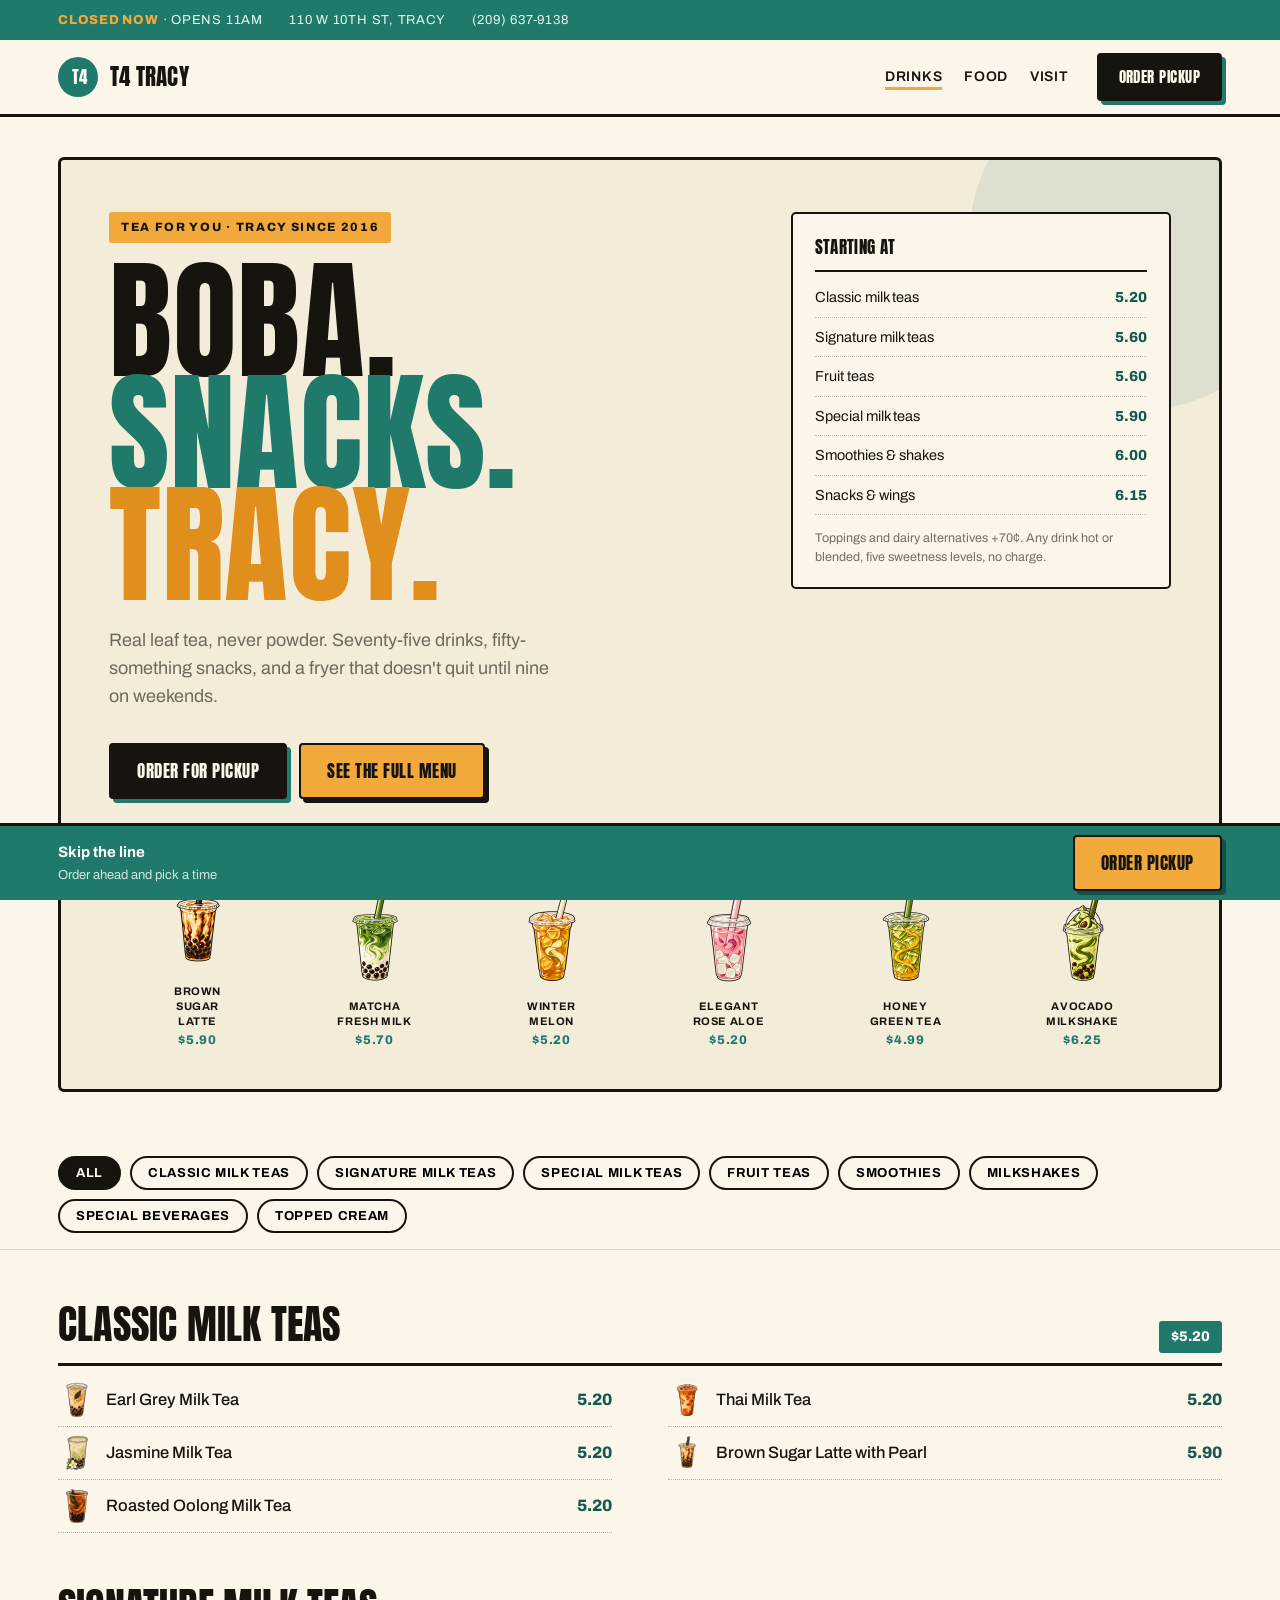
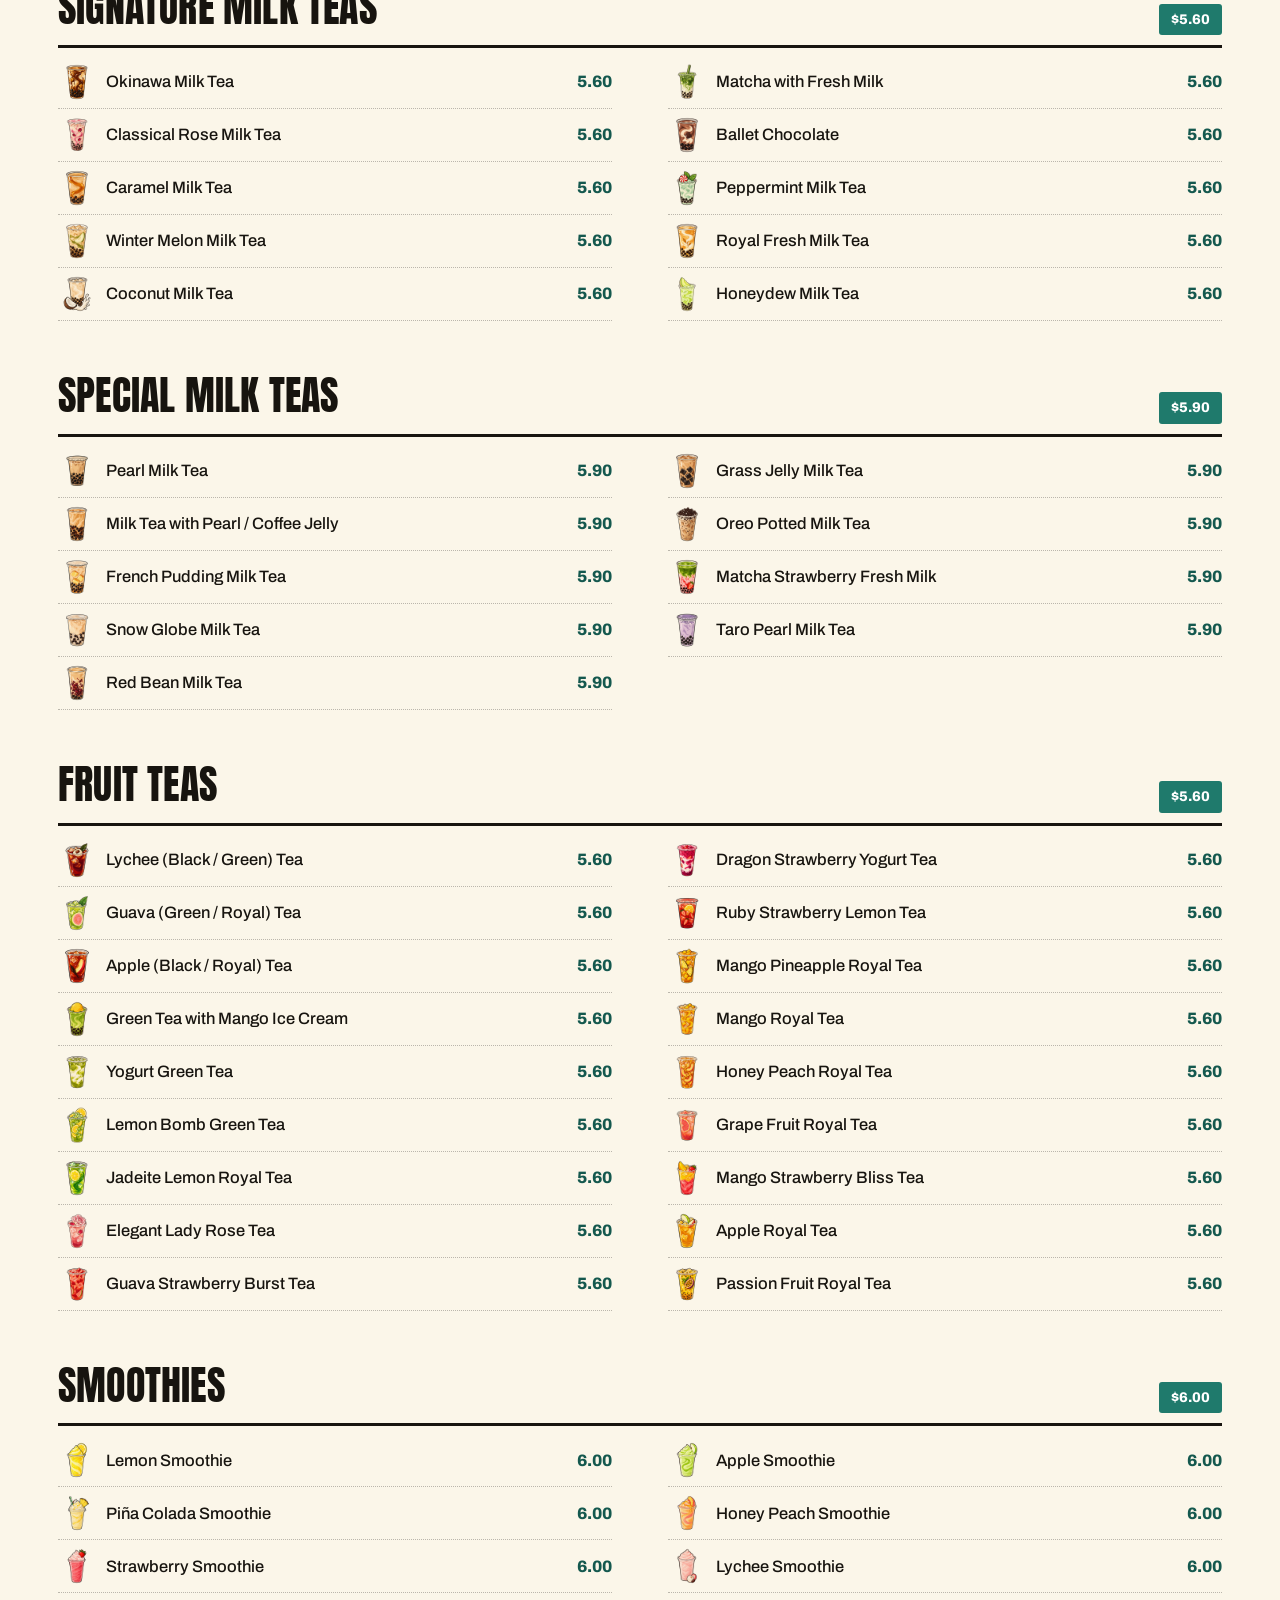
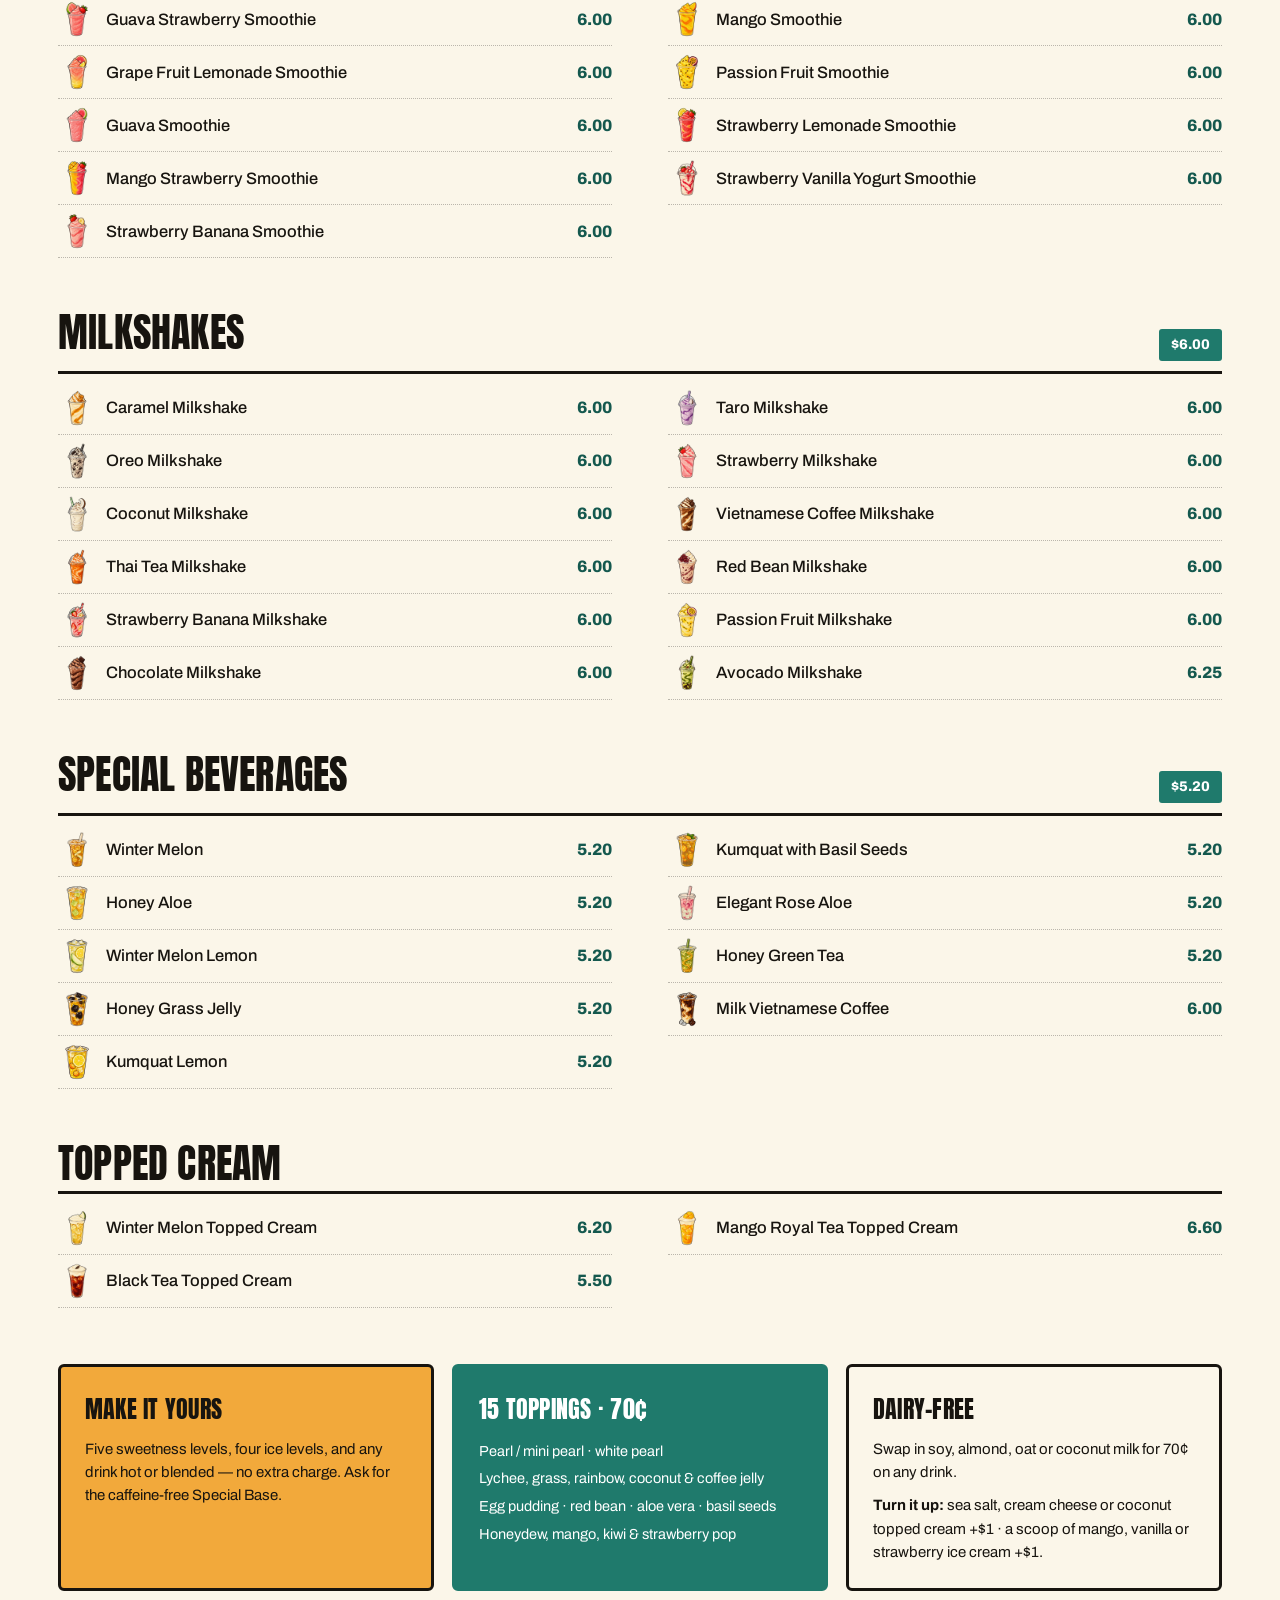
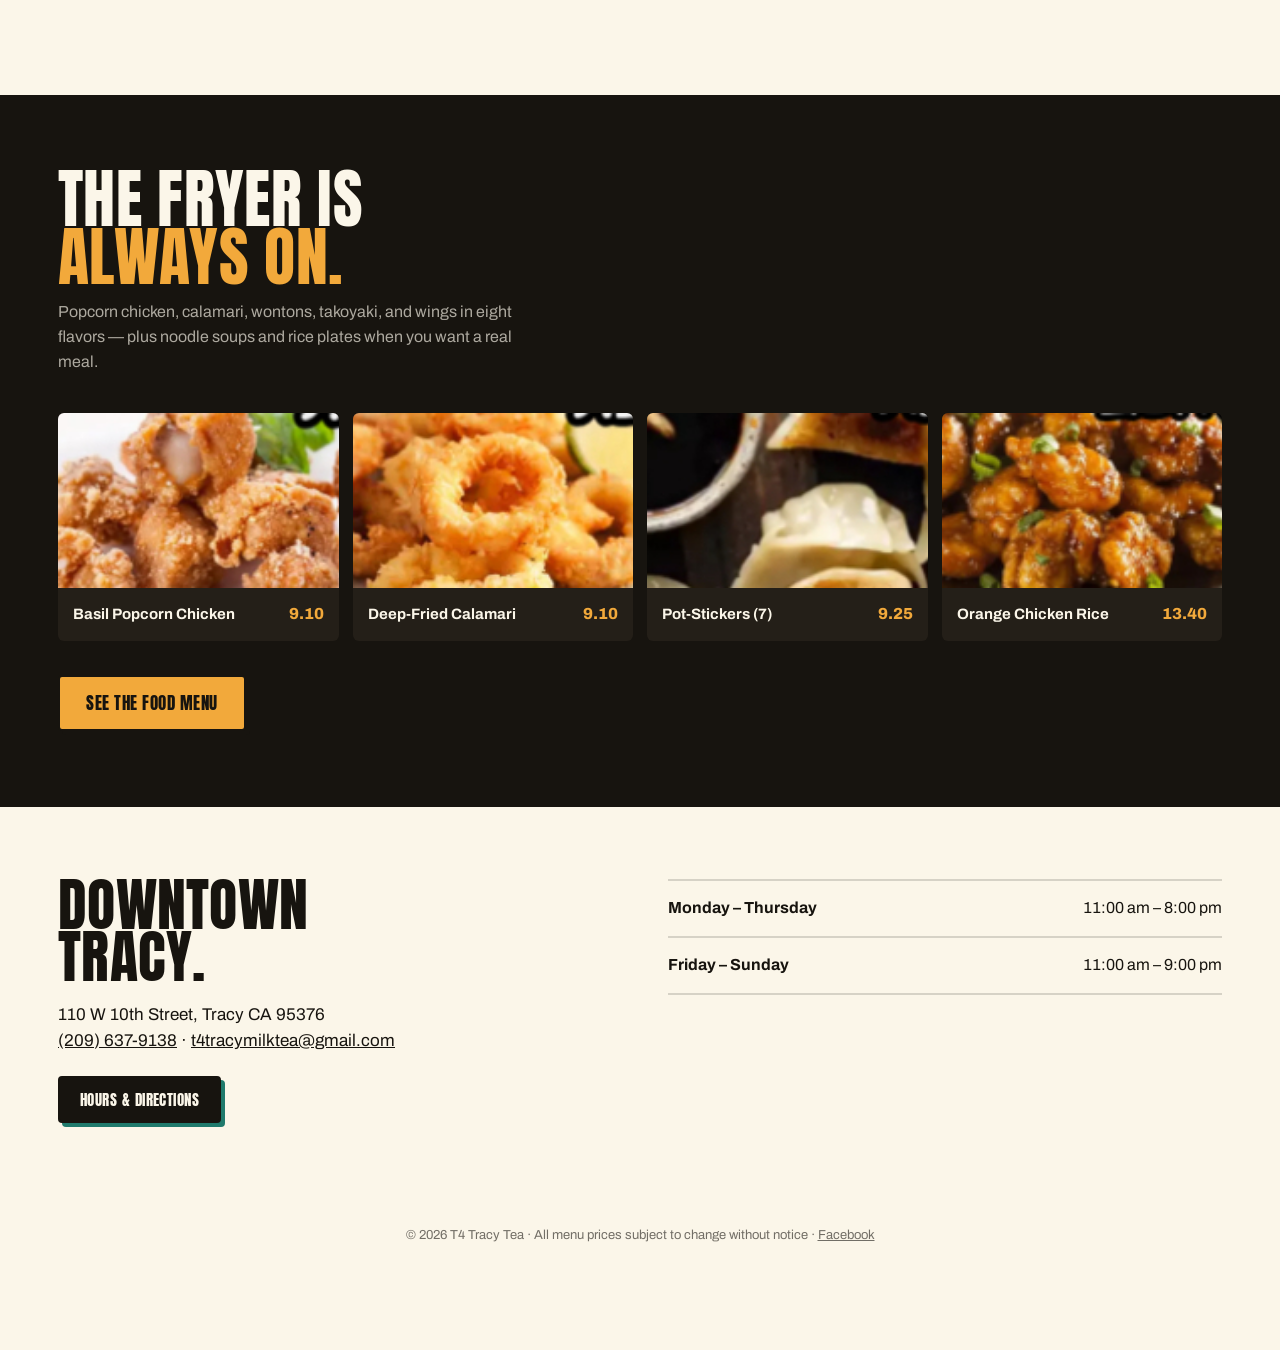
<file: index.html>
<!doctype html>
<html lang="en">
<head>
<meta charset="utf-8">
<meta name="viewport" content="width=device-width,initial-scale=1">
<title>T4 Tracy — Boba Tea &amp; Snacks · 110 W 10th St, Tracy CA</title>
<meta name="description" content="T4 Tracy serves handcrafted Taiwanese boba tea from real leaves plus popcorn chicken, wings, noodle soups and street snacks. 110 W 10th St, downtown Tracy. Order ahead for pickup.">
<link rel="preconnect" href="https://fonts.googleapis.com">
<link rel="preconnect" href="https://fonts.gstatic.com" crossorigin>
<link href="https://fonts.googleapis.com/css2?family=Anton&family=Archivo:ital,wght@0,400..800;1,400&display=swap" rel="stylesheet">
<link rel="stylesheet" href="css/site.css">
</head>
<body>

<div class="awning"><div class="wrap">
  <span data-open-status><b>Open today</b></span>
  <span>110 W 10th St, Tracy</span>
  <span>(209) 637-9138</span>
</div></div>

<nav><div class="wrap">
  <a class="logo" href="index.html"><span class="mark">T4</span><span class="name">T4 Tracy</span></a>
  <ul>
    <li><a class="here" href="index.html">Drinks</a></li>
    <li><a href="food.html">Food</a></li>
    <li><a href="visit.html">Visit</a></li>
  </ul>
  <a class="btn sm" href="https://t4-tracy-lv-tracy.cloveronline.com/menu/all">Order pickup</a>
</div></nav>

<section class="board"><div class="wrap">
  <div class="panel">
    <div class="top">
      <div>
        <span class="eyebrow">Tea for you · Tracy since 2016</span>
        <h1 class="display">Boba.<br><span class="t">Snacks.</span><br><span class="g">Tracy.</span></h1>
        <div class="subline"><p>Real leaf tea, never powder. Seventy-five drinks, fifty-something snacks, and a fryer that doesn't quit until nine on weekends.</p></div>
        <div class="cta">
          <a class="btn" href="https://t4-tracy-lv-tracy.cloveronline.com/menu/all">Order for pickup</a>
          <a class="btn alt" href="#menu">See the full menu</a>
        </div>
      </div>
      <aside class="quickboard">
        <h4>Starting at</h4>
        <div class="qrow"><span>Classic milk teas</span><b>5.20</b></div>
        <div class="qrow"><span>Signature milk teas</span><b>5.60</b></div>
        <div class="qrow"><span>Fruit teas</span><b>5.60</b></div>
        <div class="qrow"><span>Special milk teas</span><b>5.90</b></div>
        <div class="qrow"><span>Smoothies &amp; shakes</span><b>6.00</b></div>
        <div class="qrow"><span>Snacks &amp; wings</span><b>6.15</b></div>
        <p class="qnote">Toppings and dairy alternatives +70¢. Any drink hot or blended, five sweetness levels, no charge.</p>
      </aside>
    </div>
    <div class="strip" id="featured-drinks"></div>
  </div>
</div></section>

<div class="filters"><div class="wrap" id="drink-filters"></div></div>

<section class="menu" id="menu"><div class="wrap">
  <div id="drink-menu"></div>

  <div class="callouts">
    <div class="callout gold">
      <h3>Make it yours</h3>
      <p>Five sweetness levels, four ice levels, and any drink hot or blended — no extra charge. Ask for the caffeine-free Special Base.</p>
    </div>
    <div class="callout teal">
      <h3>15 toppings · 70¢</h3>
      <ul>
        <li>Pearl / mini pearl · white pearl</li>
        <li>Lychee, grass, rainbow, coconut &amp; coffee jelly</li>
        <li>Egg pudding · red bean · aloe vera · basil seeds</li>
        <li>Honeydew, mango, kiwi &amp; strawberry pop</li>
      </ul>
    </div>
    <div class="callout">
      <h3>Dairy-free</h3>
      <p>Swap in soy, almond, oat or coconut milk for 70¢ on any drink.</p>
      <p style="margin-top:10px"><b>Turn it up:</b> sea salt, cream cheese or coconut topped cream +$1 · a scoop of mango, vanilla or strawberry ice cream +$1.</p>
    </div>
  </div>
</div></section>

<section class="darkband"><div class="wrap">
  <h2>The fryer is<br><em>always on.</em></h2>
  <p class="sub">Popcorn chicken, calamari, wontons, takoyaki, and wings in eight flavors — plus noodle soups and rice plates when you want a real meal.</p>
  <div class="fgrid">
    <article class="fcard"><img src="assets/food/popcorn-chicken.png" alt="Basil popcorn chicken"><div class="meta"><b>Basil Popcorn Chicken</b><span>9.10</span></div></article>
    <article class="fcard"><img src="assets/food/calamari.png" alt="Deep-fried calamari"><div class="meta"><b>Deep-Fried Calamari</b><span>9.10</span></div></article>
    <article class="fcard"><img src="assets/food/potstickers.png" alt="Pot-stickers"><div class="meta"><b>Pot-Stickers (7)</b><span>9.25</span></div></article>
    <article class="fcard"><img src="assets/food/orange-chicken-rice.png" alt="Orange chicken rice plate"><div class="meta"><b>Orange Chicken Rice</b><span>13.40</span></div></article>
  </div>
  <p style="margin-top:34px"><a class="btn alt" href="food.html">See the food menu</a></p>
</div></section>

<section class="visit"><div class="wrap">
  <div>
    <h2>Downtown<br>Tracy.</h2>
    <p style="margin-top:18px;font-size:17px">110 W 10th Street, Tracy CA 95376<br>
      <a href="tel:2096379138">(209) 637-9138</a> · <a href="mailto:t4tracymilktea@gmail.com">t4tracymilktea@gmail.com</a></p>
    <p style="margin-top:22px"><a class="btn sm" href="visit.html">Hours &amp; directions</a></p>
  </div>
  <div>
    <div class="hrow"><b>Monday – Thursday</b><span>11:00 am – 8:00 pm</span></div>
    <div class="hrow"><b>Friday – Sunday</b><span>11:00 am – 9:00 pm</span></div>
  </div>
</div></section>

<footer>© 2026 T4 Tracy Tea · All menu prices subject to change without notice · <a href="https://www.facebook.com/T4.TracyCA/">Facebook</a></footer>

<div class="orderbar"><div class="wrap">
  <p>Skip the line<small>Order ahead and pick a time</small></p>
  <a class="btn" href="https://t4-tracy-lv-tracy.cloveronline.com/menu/all">Order pickup</a>
</div></div>

<script src="data/menu.js"></script>
<script src="js/site.js"></script>
<script type="module">
import { featuredDrinkIcons } from "./data/drink-icon-catalog.mjs";

const featured = document.getElementById("featured-drinks");
featured.innerHTML = featuredDrinkIcons.map((item) => `
  <figure>
    <img src="${item.asset}" alt="${item.alt}">
    <figcaption>${item.name}<span class="p">$${item.price.toFixed(2)}</span></figcaption>
  </figure>
`).join("");

const bar = document.getElementById("drink-filters");
const mount = document.getElementById("drink-menu");
renderFilterChips(T4.drinks, bar);
renderCats(T4.drinks, mount);
wireFilters(bar, mount);
</script>
</body>
</html>
</file>
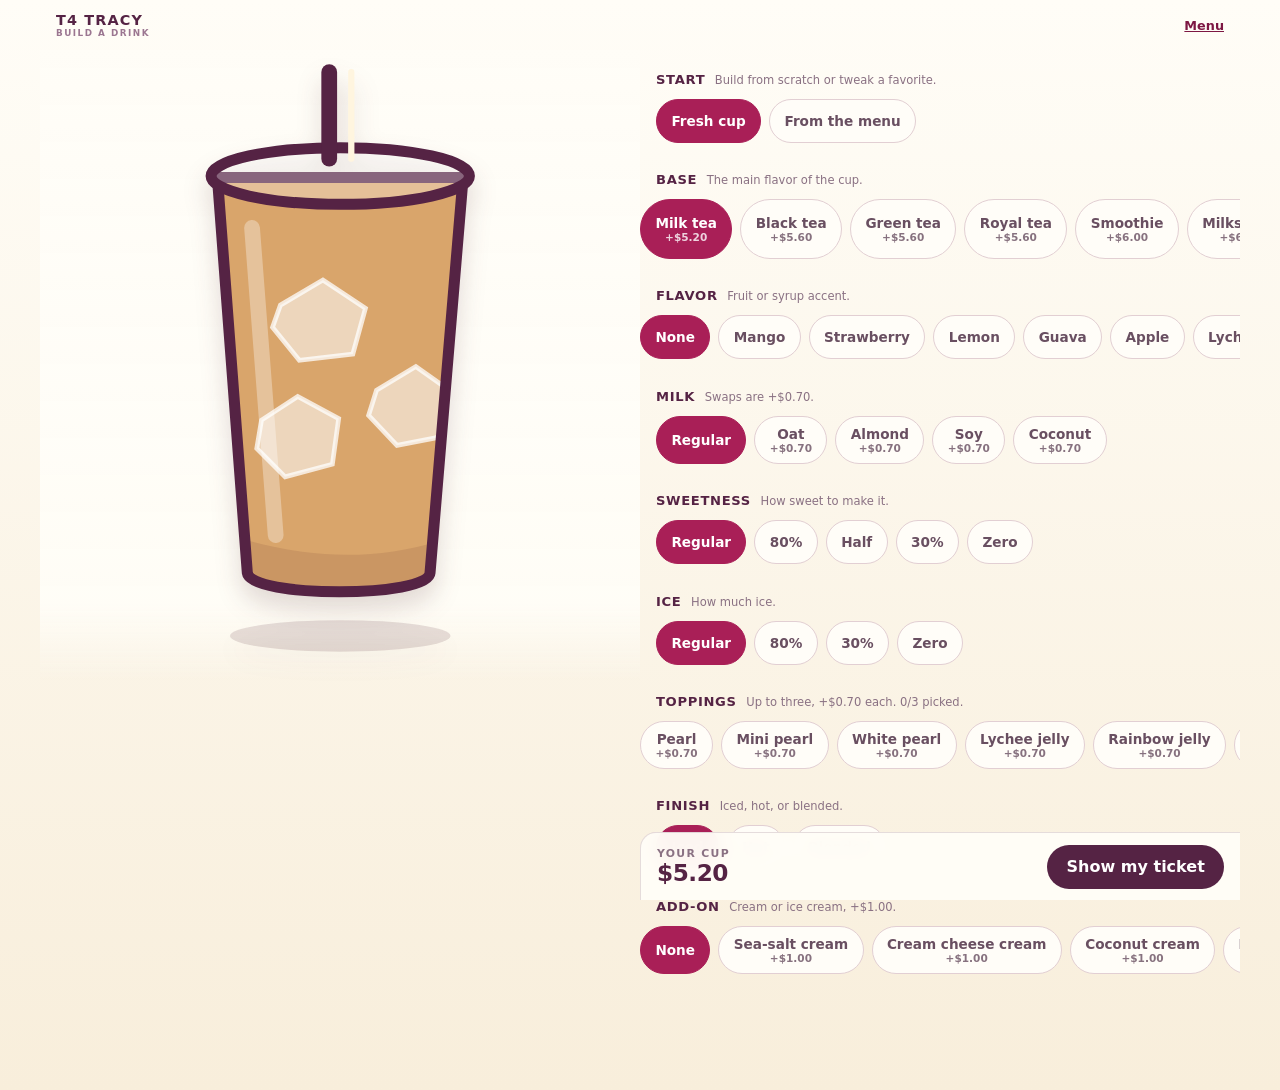
<file: drink-builder.html>
<!doctype html>
<html lang="en">
<head>
  <meta charset="utf-8">
  <meta name="viewport" content="width=device-width, initial-scale=1, viewport-fit=cover">
  <meta name="theme-color" content="#552344">
  <title>T4 Tracy | Build a Drink</title>
  <style>
    :root {
      --ink: #2c2030;
      --plum: #552344;
      --berry: #a91f57;
      --berry-dark: #7d1743;
      --cream: #fff9ed;
      --muted: #8a7183;
      --line: rgba(85, 35, 68, .15);
      --stage-h: 38vh;
      --bar-h: 4.25rem;
    }
    * { box-sizing: border-box; }
    html { background: #f8eedb; }
    body {
      margin: 0;
      min-width: 320px;
      color: var(--ink);
      font-family: Inter, ui-sans-serif, system-ui, -apple-system, "Segoe UI", sans-serif;
      background: linear-gradient(180deg, #fffdf7 0%, #f8eedb 100%);
      -webkit-tap-highlight-color: transparent;
    }
    button { font: inherit; cursor: pointer; }
    .skip-link { position: fixed; left: 1rem; top: -4rem; z-index: 40; background: var(--berry); color: #fff; padding: .7rem 1rem; border-radius: .6rem; }
    .skip-link:focus { top: 1rem; }

    .app { display: grid; grid-template-rows: auto auto 1fr; min-height: 100dvh; }

    .topbar { display: flex; align-items: center; justify-content: space-between; padding: .75rem 1rem; }
    .brand { color: var(--plum); text-decoration: none; font-weight: 900; letter-spacing: .08em; font-size: .9rem; }
    .brand small { display: block; color: #9b7691; font-size: .55rem; letter-spacing: .17em; }
    .back-link { color: var(--berry-dark); font-size: .8rem; font-weight: 800; }

    .stage-wrap {
      position: sticky; top: 0; z-index: 10;
      height: var(--stage-h); min-height: 230px;
      display: grid; grid-template-rows: 100%; place-items: center;
      background: linear-gradient(180deg, #fffdf7 0%, rgba(255, 253, 247, .94) 88%, rgba(255, 253, 247, 0) 100%);
    }
    #cup-stage { height: 100%; width: auto; max-width: 100%; overflow: visible; filter: drop-shadow(0 14px 12px rgba(75, 33, 39, .16)); }

    #choice-rows { min-width: 0; padding: .5rem 0 calc(var(--bar-h) + 1rem); }
    .row { padding: .85rem 0 .35rem; }
    .row-head { display: flex; align-items: baseline; gap: .6rem; padding: 0 1rem .5rem; }
    .row-label { color: var(--plum); font-size: .82rem; font-weight: 900; letter-spacing: .05em; text-transform: uppercase; }
    .row-note { color: var(--muted); font-size: .72rem; }
    .strip {
      display: flex; gap: .5rem; padding: .25rem 1rem .65rem;
      overflow-x: auto; scroll-snap-type: x proximity; scrollbar-width: none;
    }
    .strip::-webkit-scrollbar { display: none; }
    .chip {
      flex: 0 0 auto; min-height: 44px; padding: .55rem .9rem;
      border: 1.5px solid #e2cfd3; border-radius: 999px;
      background: #fffdf8; color: #694f61; font-size: .85rem; font-weight: 700; white-space: nowrap;
      scroll-snap-align: start;
      transition: background .15s, color .15s, border-color .15s, transform .15s;
    }
    .chip[aria-pressed="true"] { background: var(--berry); border-color: var(--berry); color: #fff; }
    .chip:disabled { opacity: .4; cursor: not-allowed; }
    .chip:active { transform: scale(.96); }
    .chip:focus-visible, .menu-card:focus-visible, .bar-button:focus-visible, .sheet button:focus-visible { outline: 3px solid #efc54d; outline-offset: 2px; }
    .chip small { display: block; font-size: .66rem; font-weight: 600; opacity: .8; }

    .menu-tabs { display: flex; gap: .4rem; padding: 0 1rem .5rem; overflow-x: auto; scrollbar-width: none; }
    .menu-tabs .chip { min-height: 44px; padding: .35rem .75rem; font-size: .76rem; }
    .menu-card {
      flex: 0 0 7.25rem; display: grid; gap: .3rem; justify-items: center;
      padding: .5rem .4rem .6rem; border: 1.5px solid #e2cfd3; border-radius: 1rem; background: #fffdf8;
      color: var(--plum); font-size: .72rem; font-weight: 700; text-align: center; line-height: 1.2;
    }
    .menu-card img { width: 4.5rem; height: 4.5rem; object-fit: contain; }
    .menu-card[aria-pressed="true"] { border-color: var(--berry); box-shadow: 0 0 0 2px var(--berry) inset; }
    .menu-card span:last-child { color: var(--muted); font-weight: 600; }
    [hidden] { display: none !important; }

    #price-bar {
      position: fixed; left: 0; right: 0; bottom: 0; z-index: 20;
      display: flex; align-items: center; justify-content: space-between; gap: 1rem;
      height: var(--bar-h); padding: 0 1rem calc(env(safe-area-inset-bottom) / 2);
      background: rgba(255, 253, 247, .96); border-top: 1px solid var(--line);
      backdrop-filter: blur(10px);
    }
    .price-block { display: grid; line-height: 1.1; }
    .price-block small { color: var(--muted); font-size: .68rem; font-weight: 700; letter-spacing: .12em; }
    #price-total { color: var(--plum); font-size: 1.45rem; font-weight: 900; letter-spacing: -.02em; }
    .bar-button { min-height: 44px; padding: .6rem 1.2rem; border: 0; border-radius: 999px; background: var(--plum); color: #fff; font-weight: 800; }
    .bar-button:hover { background: var(--berry-dark); }

    /* Cup reactions */
    .pour { animation: pour .45s cubic-bezier(.2, .8, .3, 1); transform-origin: 50% 100%; transform-box: fill-box; }
    .drop { animation: drop .45s cubic-bezier(.3, 1.4, .5, 1); transform-box: fill-box; transform-origin: 50% 50%; }
    .settle { animation: settle .45s cubic-bezier(.2, .8, .3, 1); transform-box: fill-box; }
    .fade { animation: fade .35s ease; }
    .liquid { transition: fill .45s ease; }
    .steam path { animation: steam 2.4s ease-in-out infinite; }
    .steam path:nth-child(2) { animation-delay: -.8s; }
    .steam path:nth-child(3) { animation-delay: -1.5s; }
    @keyframes pour { from { transform: scaleY(0); } }
    @keyframes drop { from { transform: translateY(-160px) rotate(-14deg); opacity: 0; } }
    @keyframes settle { from { transform: translateY(-40px); opacity: 0; } }
    @keyframes fade { from { opacity: 0; } }
    @keyframes steam { 50% { transform: translate(4px, -10px); opacity: .45; } }

    /* Ticket sheet */
    .sheet { position: fixed; inset: 0; z-index: 30; display: grid; align-items: end; background: rgba(44, 32, 48, .45); }
    .sheet-card {
      background: var(--cream); border-radius: 1.5rem 1.5rem 0 0; padding: 1.1rem 1.25rem calc(1.25rem + env(safe-area-inset-bottom));
      max-height: 92dvh; overflow-y: auto; animation: sheet-up .3s cubic-bezier(.2, .8, .3, 1);
    }
    @keyframes sheet-up { from { transform: translateY(100%); } }
    .sheet-head { display: flex; align-items: center; justify-content: space-between; }
    .sheet-head h2 { margin: 0; color: var(--plum); font-size: 1.1rem; }
    .sheet-close { min-width: 44px; min-height: 44px; border: 0; background: transparent; color: var(--plum); font-size: 1.4rem; }
    #ticket-cup { display: block; height: 11rem; margin: .25rem auto .5rem; }
    #ticket-line { margin: 0 0 .75rem; color: var(--plum); font-family: Georgia, "Times New Roman", serif; font-size: 1.2rem; line-height: 1.35; text-align: center; }
    #ticket-breakdown { display: grid; gap: .3rem; margin: 0; padding: .75rem 0; border-top: 1px solid var(--line); border-bottom: 1px solid var(--line); font-size: .88rem; }
    #ticket-breakdown div { display: flex; justify-content: space-between; }
    #ticket-breakdown dd { margin: 0; }
    #ticket-breakdown .total { font-weight: 900; color: var(--plum); font-size: 1.05rem; }
    .sheet-actions { display: flex; gap: .6rem; margin-top: .9rem; }
    .sheet-actions button { flex: 1; min-height: 46px; border-radius: 999px; font-weight: 800; }
    #copy-ticket { border: 1.5px solid var(--plum); background: transparent; color: var(--plum); }
    #save-ticket { border: 0; background: var(--plum); color: #fff; }
    .sheet-note { margin: .8rem 0 0; color: var(--muted); font-size: .7rem; text-align: center; }

    @media (min-width: 900px) {
      .app { grid-template-columns: minmax(0, 1fr) minmax(0, 1fr); grid-template-rows: auto 1fr; max-width: 1200px; margin: 0 auto; }
      .topbar { grid-column: 1 / -1; }
      .stage-wrap { top: 1rem; height: min(70vh, 640px); align-self: start; }
      #choice-rows { padding-bottom: calc(var(--bar-h) + 2rem); }
      #price-bar { left: auto; right: max(0px, calc((100vw - 1200px) / 2)); width: min(600px, 50vw); border-radius: 1rem 0 0 0; border-left: 1px solid var(--line); }
      .sheet { align-items: center; justify-items: center; }
      .sheet-card { width: min(480px, 92vw); border-radius: 1.5rem; }
    }
    @media (prefers-reduced-motion: reduce) {
      *, *::before, *::after { animation-duration: .01ms !important; animation-iteration-count: 1 !important; transition-duration: .01ms !important; }
    }
  </style>
</head>
<body>
  <a class="skip-link" href="#choice-rows">Skip to drink choices</a>
  <div class="app">
    <header class="topbar">
      <a class="brand" href="index.html">T4 TRACY<small>BUILD A DRINK</small></a>
      <a class="back-link" href="index.html">Menu</a>
    </header>

    <div class="stage-wrap">
      <svg id="cup-stage" viewBox="0 0 300 400" role="img" aria-label="Your drink"></svg>
    </div>

    <main id="choice-rows" aria-label="Drink choices"></main>
  </div>

  <div id="price-bar">
    <div class="price-block" aria-live="polite">
      <small>YOUR CUP</small>
      <span id="price-total">$5.20</span>
    </div>
    <button class="bar-button" type="button" id="open-ticket">Show my ticket</button>
  </div>

  <div id="ticket-sheet" class="sheet" role="dialog" aria-modal="true" aria-labelledby="ticket-title" hidden>
    <div class="sheet-card">
      <div class="sheet-head">
        <h2 id="ticket-title">Your ticket</h2>
        <button class="sheet-close" type="button" id="close-ticket" aria-label="Close ticket">&times;</button>
      </div>
      <svg id="ticket-cup" viewBox="0 0 300 400" aria-hidden="true"></svg>
      <p id="ticket-line"></p>
      <dl id="ticket-breakdown"></dl>
      <div class="sheet-actions">
        <button type="button" id="copy-ticket">Copy</button>
        <button type="button" id="save-ticket">Save picture</button>
      </div>
      <p class="sheet-note" id="ticket-note"></p>
    </div>
  </div>

  <script type="module" src="js/drink-builder.mjs"></script>
</body>
</html>
</file>
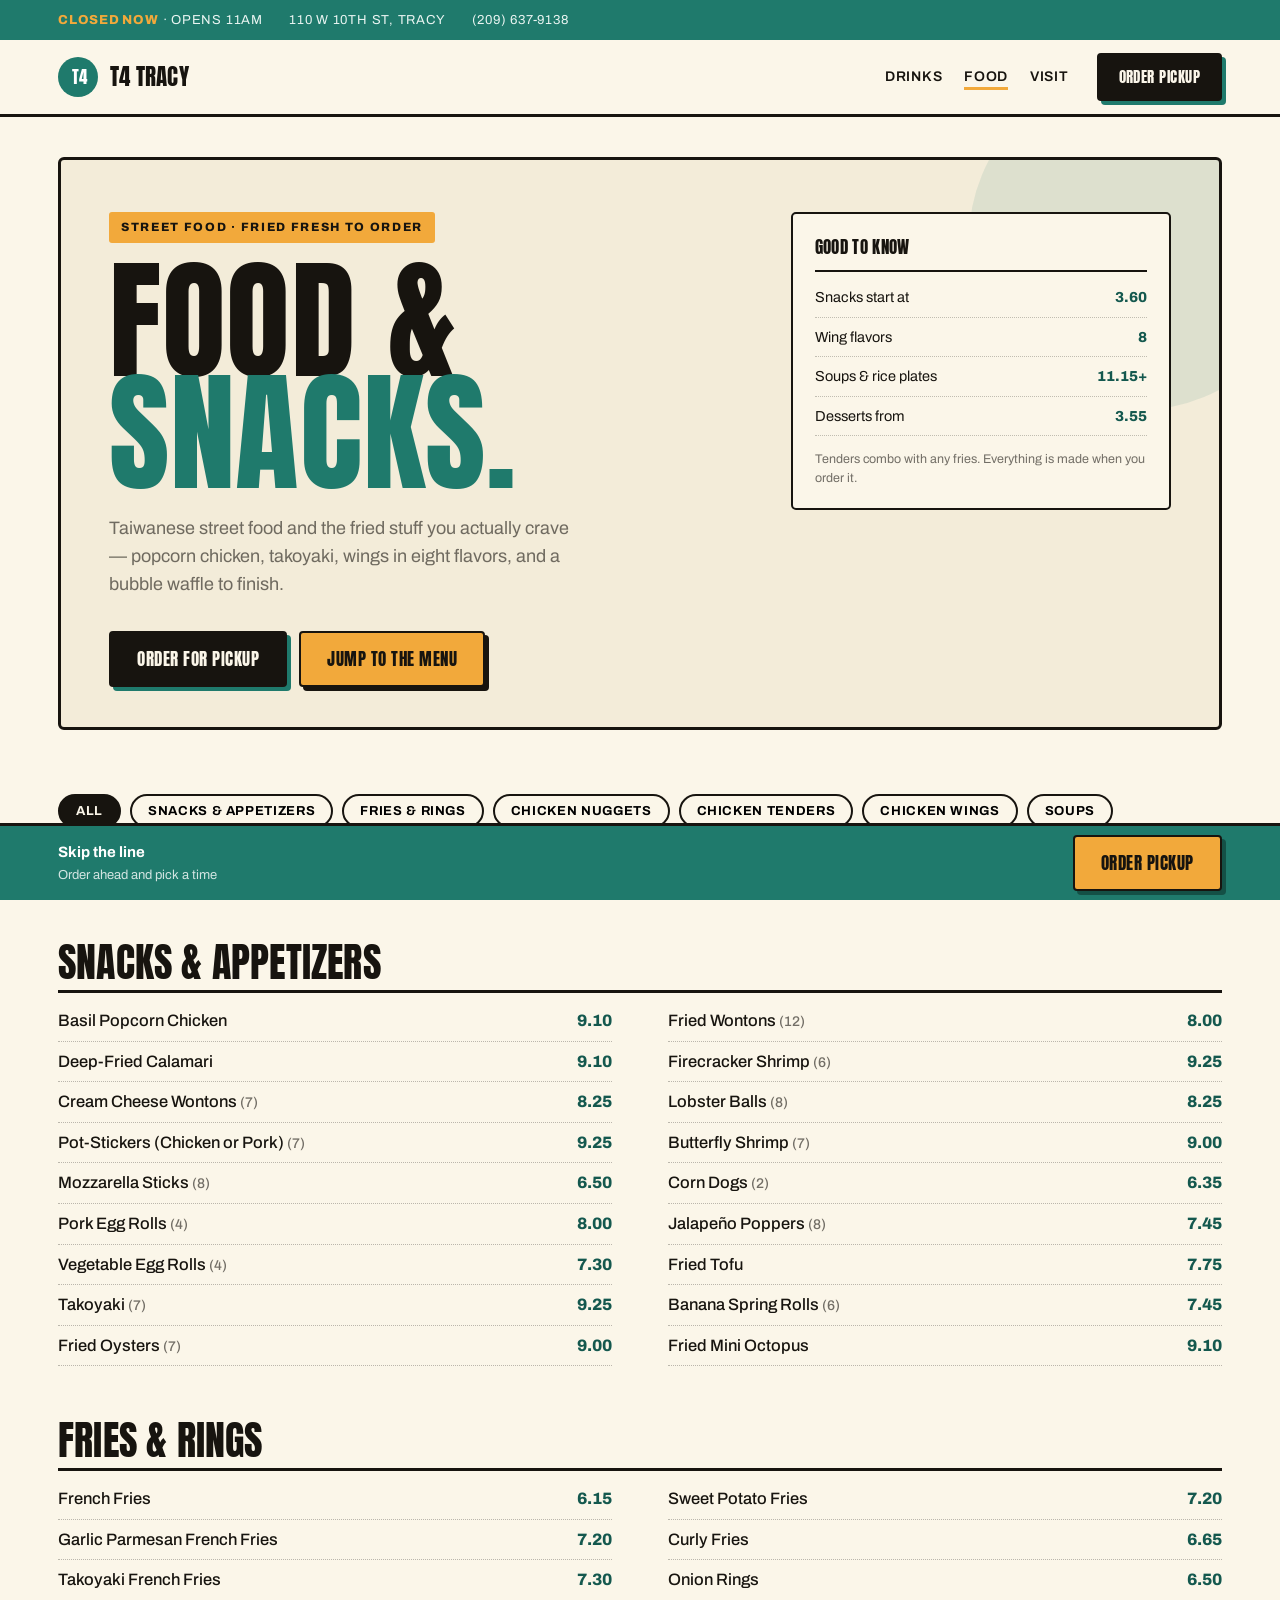
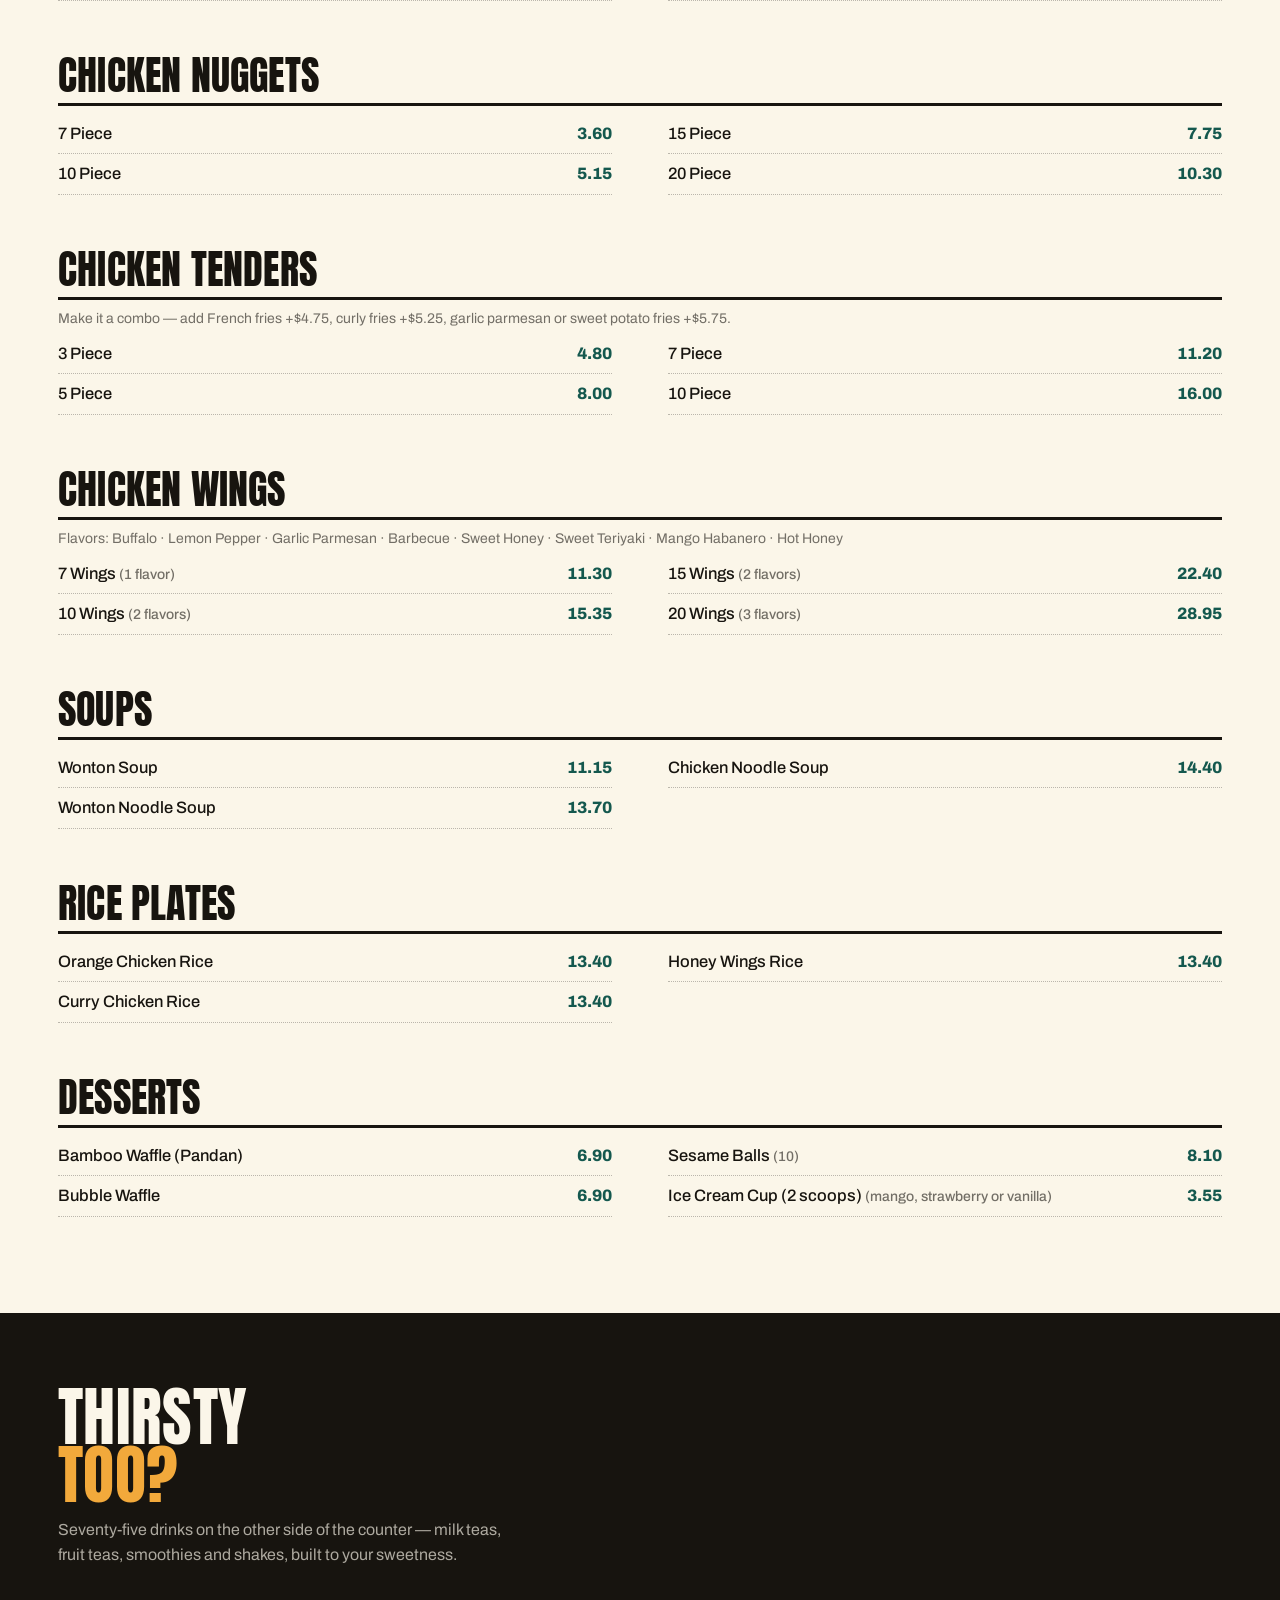
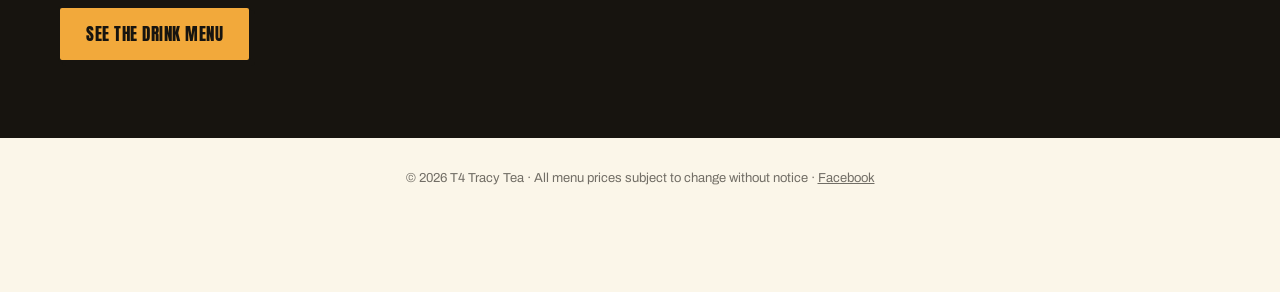
<file: food.html>
<!doctype html>
<html lang="en">
<head>
<meta charset="utf-8">
<meta name="viewport" content="width=device-width,initial-scale=1">
<title>Food &amp; Snacks — T4 Tracy</title>
<meta name="description" content="Popcorn chicken, wings in eight flavors, takoyaki, noodle soups, rice plates and bubble waffles at T4 Tracy, 110 W 10th St, Tracy CA.">
<link rel="preconnect" href="https://fonts.googleapis.com">
<link rel="preconnect" href="https://fonts.gstatic.com" crossorigin>
<link href="https://fonts.googleapis.com/css2?family=Anton&family=Archivo:ital,wght@0,400..800;1,400&display=swap" rel="stylesheet">
<link rel="stylesheet" href="css/site.css">
</head>
<body>

<div class="awning"><div class="wrap">
  <span data-open-status><b>Open today</b></span>
  <span>110 W 10th St, Tracy</span>
  <span>(209) 637-9138</span>
</div></div>

<nav><div class="wrap">
  <a class="logo" href="index.html"><span class="mark">T4</span><span class="name">T4 Tracy</span></a>
  <ul>
    <li><a href="index.html">Drinks</a></li>
    <li><a class="here" href="food.html">Food</a></li>
    <li><a href="visit.html">Visit</a></li>
  </ul>
  <a class="btn sm" href="https://t4-tracy-lv-tracy.cloveronline.com/menu/all">Order pickup</a>
</div></nav>

<section class="board"><div class="wrap">
  <div class="panel">
    <div class="top">
      <div>
        <span class="eyebrow">Street food · Fried fresh to order</span>
        <h1 class="display">Food &amp;<br><span class="t">Snacks.</span></h1>
        <div class="subline"><p>Taiwanese street food and the fried stuff you actually crave — popcorn chicken, takoyaki, wings in eight flavors, and a bubble waffle to finish.</p></div>
        <div class="cta">
          <a class="btn" href="https://t4-tracy-lv-tracy.cloveronline.com/menu/all">Order for pickup</a>
          <a class="btn alt" href="#menu">Jump to the menu</a>
        </div>
      </div>
      <aside class="quickboard">
        <h4>Good to know</h4>
        <div class="qrow"><span>Snacks start at</span><b>3.60</b></div>
        <div class="qrow"><span>Wing flavors</span><b>8</b></div>
        <div class="qrow"><span>Soups &amp; rice plates</span><b>11.15+</b></div>
        <div class="qrow"><span>Desserts from</span><b>3.55</b></div>
        <p class="qnote">Tenders combo with any fries. Everything is made when you order it.</p>
      </aside>
    </div>
  </div>
</div></section>

<div class="filters"><div class="wrap" id="food-filters"></div></div>

<section class="menu" id="menu"><div class="wrap">
  <div id="food-menu"></div>
</div></section>

<section class="darkband"><div class="wrap">
  <h2>Thirsty<br><em>too?</em></h2>
  <p class="sub">Seventy-five drinks on the other side of the counter — milk teas, fruit teas, smoothies and shakes, built to your sweetness.</p>
  <p><a class="btn alt" href="index.html#menu">See the drink menu</a></p>
</div></section>

<footer>© 2026 T4 Tracy Tea · All menu prices subject to change without notice · <a href="https://www.facebook.com/T4.TracyCA/">Facebook</a></footer>

<div class="orderbar"><div class="wrap">
  <p>Skip the line<small>Order ahead and pick a time</small></p>
  <a class="btn" href="https://t4-tracy-lv-tracy.cloveronline.com/menu/all">Order pickup</a>
</div></div>

<script src="data/menu.js"></script>
<script src="js/site.js"></script>
<script>
const bar = document.getElementById("food-filters");
const mount = document.getElementById("food-menu");
renderFilterChips(T4.food, bar);
renderCats(T4.food, mount);
wireFilters(bar, mount);
</script>
</body>
</html>
</file>
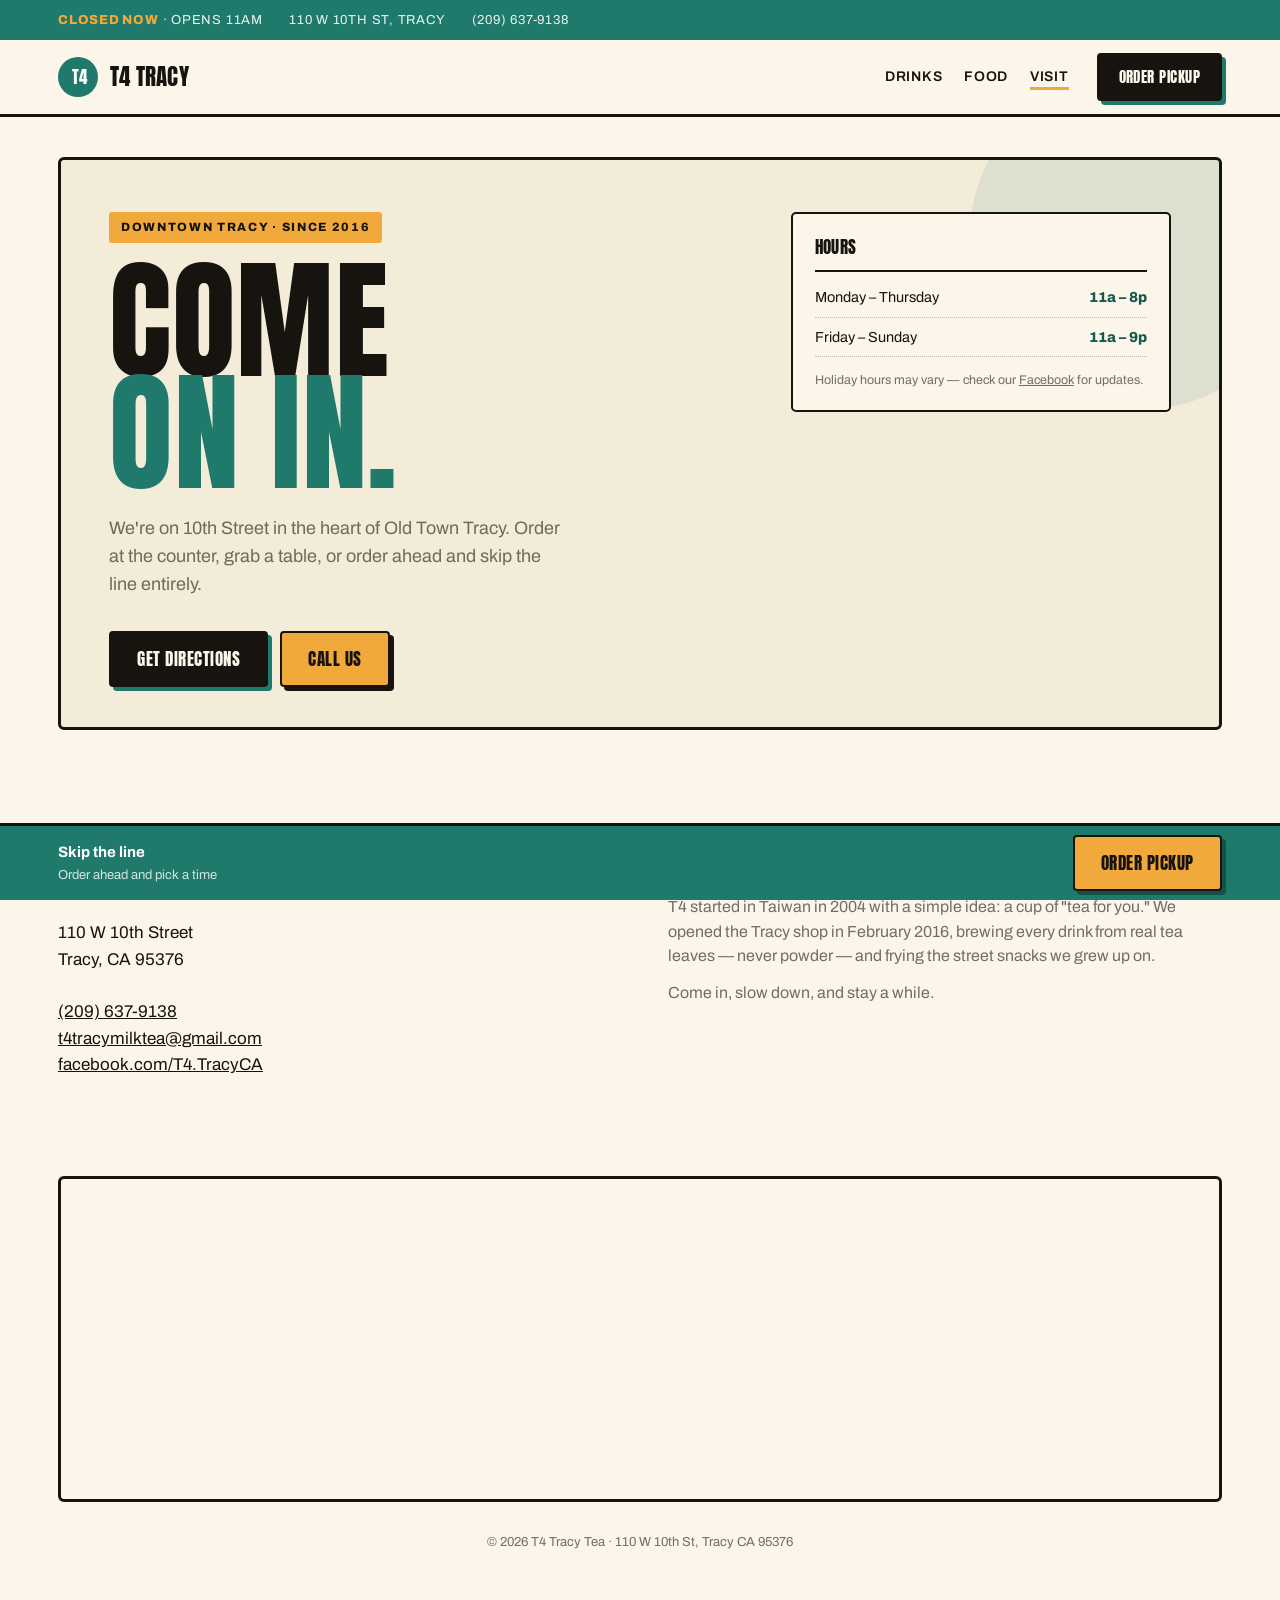
<file: visit.html>
<!doctype html>
<html lang="en">
<head>
<meta charset="utf-8">
<meta name="viewport" content="width=device-width,initial-scale=1">
<title>Visit — T4 Tracy · 110 W 10th St, Tracy CA</title>
<meta name="description" content="Find T4 Tracy at 110 W 10th St in downtown Tracy, CA. Open 11am daily. Call (209) 637-9138 or order ahead for pickup.">
<link rel="preconnect" href="https://fonts.googleapis.com">
<link rel="preconnect" href="https://fonts.gstatic.com" crossorigin>
<link href="https://fonts.googleapis.com/css2?family=Anton&family=Archivo:ital,wght@0,400..800;1,400&display=swap" rel="stylesheet">
<link rel="stylesheet" href="css/site.css">
</head>
<body>

<div class="awning"><div class="wrap">
  <span data-open-status><b>Open today</b></span>
  <span>110 W 10th St, Tracy</span>
  <span>(209) 637-9138</span>
</div></div>

<nav><div class="wrap">
  <a class="logo" href="index.html"><span class="mark">T4</span><span class="name">T4 Tracy</span></a>
  <ul>
    <li><a href="index.html">Drinks</a></li>
    <li><a href="food.html">Food</a></li>
    <li><a class="here" href="visit.html">Visit</a></li>
  </ul>
  <a class="btn sm" href="https://t4-tracy-lv-tracy.cloveronline.com/menu/all">Order pickup</a>
</div></nav>

<section class="board"><div class="wrap">
  <div class="panel">
    <div class="top">
      <div>
        <span class="eyebrow">Downtown Tracy · Since 2016</span>
        <h1 class="display">Come<br><span class="t">on in.</span></h1>
        <div class="subline"><p>We're on 10th Street in the heart of Old Town Tracy. Order at the counter, grab a table, or order ahead and skip the line entirely.</p></div>
        <div class="cta">
          <a class="btn" href="https://maps.google.com/maps?z=16&amp;q=110+w+10th+street,+tracy+ca+95376">Get directions</a>
          <a class="btn alt" href="tel:2096379138">Call us</a>
        </div>
      </div>
      <aside class="quickboard">
        <h4>Hours</h4>
        <div class="qrow"><span>Monday – Thursday</span><b>11a – 8p</b></div>
        <div class="qrow"><span>Friday – Sunday</span><b>11a – 9p</b></div>
        <p class="qnote">Holiday hours may vary — check our <a href="https://www.facebook.com/T4.TracyCA/">Facebook</a> for updates.</p>
      </aside>
    </div>
  </div>
</div></section>

<section class="visit"><div class="wrap">
  <div>
    <h2>Find us.</h2>
    <p style="margin-top:18px;font-size:17px">
      110 W 10th Street<br>Tracy, CA 95376<br><br>
      <a href="tel:2096379138">(209) 637-9138</a><br>
      <a href="mailto:t4tracymilktea@gmail.com">t4tracymilktea@gmail.com</a><br>
      <a href="https://www.facebook.com/T4.TracyCA/">facebook.com/T4.TracyCA</a>
    </p>
  </div>
  <div>
    <h2 style="font-size:clamp(24px,3vw,34px)">Our story.</h2>
    <p style="margin-top:14px;color:var(--ink-60)">T4 started in Taiwan in 2004 with a simple idea: a cup of "tea for you." We opened the Tracy shop in February 2016, brewing every drink from real tea leaves — never powder — and frying the street snacks we grew up on.</p>
    <p style="margin-top:12px;color:var(--ink-60)">Come in, slow down, and stay a while.</p>
  </div>
</div></section>

<div class="wrap">
  <div class="mapbox">
    <iframe title="Map to T4 Tracy" src="https://www.google.com/maps?q=110+W+10th+St,+Tracy,+CA+95376&amp;output=embed" loading="lazy" referrerpolicy="no-referrer-when-downgrade"></iframe>
  </div>
</div>

<footer>© 2026 T4 Tracy Tea · 110 W 10th St, Tracy CA 95376</footer>

<div class="orderbar"><div class="wrap">
  <p>Skip the line<small>Order ahead and pick a time</small></p>
  <a class="btn" href="https://t4-tracy-lv-tracy.cloveronline.com/menu/all">Order pickup</a>
</div></div>

<script src="js/site.js"></script>
</body>
</html>
</file>
<file: css/site.css>
:root{
  --cream:#FBF6E9; --cream-2:#F3ECD9; --ink:#17140F; --ink-60:rgba(23,20,15,.6);
  --teal:#1F7A6C; --teal-2:#14584E; --gold:#F2A93B; --gold-2:#E08E1C;
}
*{box-sizing:border-box;margin:0;padding:0}
html{scroll-behavior:smooth}
body{background:var(--cream);color:var(--ink);font-family:Archivo,ui-sans-serif,sans-serif;font-size:16px;line-height:1.55;-webkit-font-smoothing:antialiased;padding-bottom:74px}
.wrap{max-width:1220px;margin:0 auto;padding:0 28px}
a{color:inherit}
img{max-width:100%}

.display,h1,h2{font-family:Anton,Impact,sans-serif;font-weight:400;text-transform:uppercase;letter-spacing:.005em;line-height:.9}

/* awning */
.awning{background:var(--teal);color:#EAF5F2;font-size:13px;letter-spacing:.06em;text-transform:uppercase}
.awning .wrap{display:flex;gap:26px;align-items:center;height:40px;flex-wrap:wrap;overflow:hidden}
.awning b{color:var(--gold);font-weight:800}

/* nav */
nav{position:sticky;top:0;z-index:60;background:var(--cream);border-bottom:3px solid var(--ink)}
nav .wrap{display:flex;align-items:center;gap:28px;height:74px}
.logo{display:flex;align-items:center;gap:12px;text-decoration:none}
.logo .mark{width:40px;height:40px;border-radius:50%;background:var(--teal);color:#fff;display:grid;place-items:center;font-family:Anton,sans-serif;font-size:17px;padding-left:2px}
.logo span.name{font-family:Anton,sans-serif;text-transform:uppercase;font-size:23px;letter-spacing:.01em}
nav ul{list-style:none;display:flex;gap:22px;margin-left:auto;font-weight:600;font-size:14px;text-transform:uppercase;letter-spacing:.05em}
nav ul a{text-decoration:none;padding-bottom:3px;border-bottom:3px solid transparent}
nav ul a:hover{color:var(--teal)}
nav ul a.here{border-color:var(--gold)}

.btn{display:inline-flex;align-items:center;gap:8px;border:2.5px solid var(--ink);background:var(--ink);color:var(--cream);
  font-family:Anton,sans-serif;text-transform:uppercase;font-size:17px;letter-spacing:.03em;padding:13px 26px;border-radius:4px;text-decoration:none;
  box-shadow:4px 4px 0 var(--teal);transition:transform .14s,box-shadow .14s;cursor:pointer}
.btn:hover{transform:translate(2px,2px);box-shadow:2px 2px 0 var(--teal)}
.btn.alt{background:var(--gold);color:var(--ink);box-shadow:4px 4px 0 var(--ink)}
.btn.alt:hover{box-shadow:2px 2px 0 var(--ink)}
.btn.sm{font-size:15px;padding:10px 20px}

/* hero board */
.board{padding:40px 0 48px}
.panel{background:var(--cream-2);border:3px solid var(--ink);border-radius:6px;padding:52px 48px 40px;position:relative;overflow:hidden}
.panel::after{content:"";position:absolute;right:-90px;top:-90px;width:340px;height:340px;border-radius:50%;background:var(--teal);opacity:.1}
.panel .top{display:grid;grid-template-columns:1.25fr .75fr;gap:48px;align-items:start;position:relative;z-index:1}
.eyebrow{display:inline-block;background:var(--gold);color:var(--ink);font-weight:800;font-size:12px;letter-spacing:.14em;text-transform:uppercase;padding:6px 12px;border-radius:3px}
.panel h1{font-size:clamp(56px,10.2vw,142px);margin:22px 0 0;line-height:.86}
.panel h1 .t{color:var(--teal)}
.panel h1 .g{color:var(--gold-2)}
.subline{margin-top:26px}
.subline p{font-size:18px;max-width:46ch;color:var(--ink-60)}
.cta{display:flex;gap:12px;margin-top:32px;flex-wrap:wrap}

.quickboard{border:2px solid var(--ink);border-radius:5px;background:var(--cream);padding:20px 22px}
.quickboard h4{font-family:Anton,sans-serif;font-weight:400;text-transform:uppercase;font-size:17px;letter-spacing:.02em;padding-bottom:10px;border-bottom:2px solid var(--ink);margin-bottom:6px}
.qrow{display:flex;justify-content:space-between;gap:12px;padding:8px 0;font-size:14.5px;border-bottom:1px dotted rgba(23,20,15,.25)}
.qrow:last-child{border-bottom:0}
.qrow b{font-weight:800;color:var(--teal-2);font-variant-numeric:tabular-nums}
.qnote{margin-top:14px;font-size:12.5px;line-height:1.5;color:var(--ink-60)}

.strip{display:flex;gap:0;justify-content:space-between;align-items:flex-end;margin-top:48px;position:relative;z-index:1;
  border-top:1px solid rgba(23,20,15,.2);padding-top:28px}
.strip figure{text-align:center;flex:1;display:flex;flex-direction:column;align-items:center;justify-content:flex-end}
.strip img{height:96px;width:auto;mix-blend-mode:multiply;display:block;margin:0 auto 12px}
.strip figcaption{font-size:11px;font-weight:700;text-transform:uppercase;letter-spacing:.06em;line-height:1.35;max-width:12ch}
.strip .p{display:block;color:var(--teal);font-weight:800;font-size:12.5px;margin-top:3px}

/* filters */
.filters{position:sticky;top:74px;z-index:50;background:var(--cream);padding:16px 0;border-bottom:1px solid rgba(23,20,15,.14)}
.filters .wrap{display:flex;flex-wrap:wrap;gap:9px}
.filters .wrap::-webkit-scrollbar{display:none}
.chip{white-space:nowrap;border:2px solid var(--ink);background:transparent;border-radius:999px;padding:8px 16px;
  font-family:Archivo;font-weight:700;font-size:13px;text-transform:uppercase;letter-spacing:.05em;cursor:pointer;transition:.16s}
.chip:hover{background:var(--cream-2)}
.chip.on{background:var(--ink);color:var(--cream)}

/* menu */
.menu{padding:56px 0 40px;scroll-margin-top:200px}
.cat{margin-bottom:56px;scroll-margin-top:200px}
.cat.hide{display:none}
.cathead{display:flex;align-items:baseline;gap:16px;border-bottom:3px solid var(--ink);padding-bottom:10px;margin-bottom:8px}
.cathead h2{font-size:clamp(26px,3.4vw,40px)}
.cathead .base{margin-left:auto;background:var(--teal);color:#fff;font-weight:800;font-size:14px;padding:5px 12px;border-radius:3px;white-space:nowrap}
.catnote{font-size:14px;color:var(--ink-60);margin:6px 0 4px}
.items{columns:2;column-gap:56px}
.item{break-inside:avoid;display:flex;align-items:center;gap:8px;padding:7px 0;border-bottom:1px dotted rgba(23,20,15,.28);font-size:16.5px}
.item .ic{width:38px;height:38px;flex:none;margin-right:2px;mix-blend-mode:multiply}
.item .n{font-weight:500}
.item .ct{color:var(--ink-60);font-size:14px}
.item .leader{flex:1}
.item .pr{font-weight:800;font-variant-numeric:tabular-nums;color:var(--teal-2)}

/* callouts */
.callouts{display:grid;grid-template-columns:repeat(3,1fr);gap:18px;margin:12px 0 64px}
.callout{border:3px solid var(--ink);border-radius:6px;padding:24px;background:var(--cream)}
.callout.teal{background:var(--teal);color:#fff;border-color:var(--teal)}
.callout.gold{background:var(--gold);border-color:var(--ink)}
.callout h3{font-family:Anton,sans-serif;text-transform:uppercase;font-weight:400;font-size:24px;margin-bottom:10px;letter-spacing:.01em}
.callout p{font-size:15px}
.callout ul{margin:10px 0 0;padding:0;list-style:none;font-size:14.5px;line-height:1.9}

/* dark band (food teaser / photo cards) */
.darkband{background:var(--ink);color:var(--cream);padding:76px 0}
.darkband h2{font-size:clamp(34px,5.2vw,64px);margin-bottom:14px}
.darkband h2 em{font-style:normal;color:var(--gold)}
.darkband .sub{color:rgba(251,246,233,.66);max-width:52ch;margin-bottom:38px}
.fgrid{display:grid;grid-template-columns:repeat(4,1fr);gap:14px}
.fcard{border-radius:6px;overflow:hidden;background:#241F18;position:relative}
.fcard img{width:100%;aspect-ratio:16/10;object-fit:cover;display:block;transition:transform .5s}
.fcard:hover img{transform:scale(1.06)}
.fcard .meta{padding:14px 15px;display:flex;justify-content:space-between;gap:10px;align-items:baseline}
.fcard .meta b{font-weight:700;font-size:15px}
.fcard .meta span{color:var(--gold);font-weight:800;font-variant-numeric:tabular-nums}

/* visit */
.visit{padding:72px 0}
.visit .wrap{display:grid;grid-template-columns:1fr 1fr;gap:56px}
.visit h2{font-size:clamp(34px,5vw,58px)}
.hrow{display:flex;justify-content:space-between;padding:15px 0;border-bottom:2px solid rgba(23,20,15,.16);font-size:16px}
.hrow:first-of-type{border-top:2px solid rgba(23,20,15,.16)}
.hrow b{font-weight:700}
.hrow span{font-variant-numeric:tabular-nums}
.mapbox{border:3px solid var(--ink);border-radius:6px;overflow:hidden;margin-top:26px}
.mapbox iframe{display:block;width:100%;height:320px;border:0}

/* sticky order bar */
.orderbar{position:fixed;left:0;right:0;bottom:0;z-index:70;background:var(--teal);color:#fff;border-top:3px solid var(--ink)}
.orderbar .wrap{display:flex;align-items:center;gap:18px;height:74px}
.orderbar p{font-weight:700;font-size:15px}
.orderbar p small{display:block;font-weight:400;opacity:.8;font-size:13px}
.orderbar .btn{margin-left:auto;background:var(--gold);color:var(--ink);box-shadow:4px 4px 0 rgba(0,0,0,.35)}

footer{padding:30px 0;font-size:13px;color:var(--ink-60);text-align:center}

@media(max-width:900px){
  .awning{font-size:12px}
  .awning .wrap{gap:14px}
  .awning .wrap span:nth-child(2){display:none}

  nav .wrap{height:60px;gap:14px}
  .logo{gap:9px}
  .logo .mark{width:32px;height:32px;font-size:14px}
  .logo span.name{font-size:18px}
  nav ul{gap:14px;font-size:12.5px;letter-spacing:.04em}
  nav .btn{display:none}

  .filters{top:60px;padding:12px 0}
  .filters::after{content:"";position:absolute;right:0;top:0;bottom:0;width:34px;background:linear-gradient(to left,var(--cream),rgba(251,246,233,0));pointer-events:none}
  .filters .wrap{flex-wrap:nowrap;overflow-x:auto;scrollbar-width:none;padding-right:34px}
  .filters .wrap::-webkit-scrollbar{display:none}
  .chip{padding:7px 13px;font-size:12px}
  .menu,.cat{scroll-margin-top:120px}

  .board{padding:24px 0 32px}
  .panel{padding:32px 22px}
  .panel .top{grid-template-columns:1fr;gap:30px}
  .strip{display:grid;grid-template-columns:repeat(3,1fr);gap:20px}
  .strip img{height:80px}

  .visit .wrap{grid-template-columns:1fr}
  .fgrid{grid-template-columns:1fr 1fr}
  .callouts{grid-template-columns:1fr}
  .orderbar p small{display:none}
}
@media(max-width:760px){.items{columns:1}}
@media(max-width:350px){
  .logo span.name{display:none}
  nav ul{gap:12px}
}
</file>
